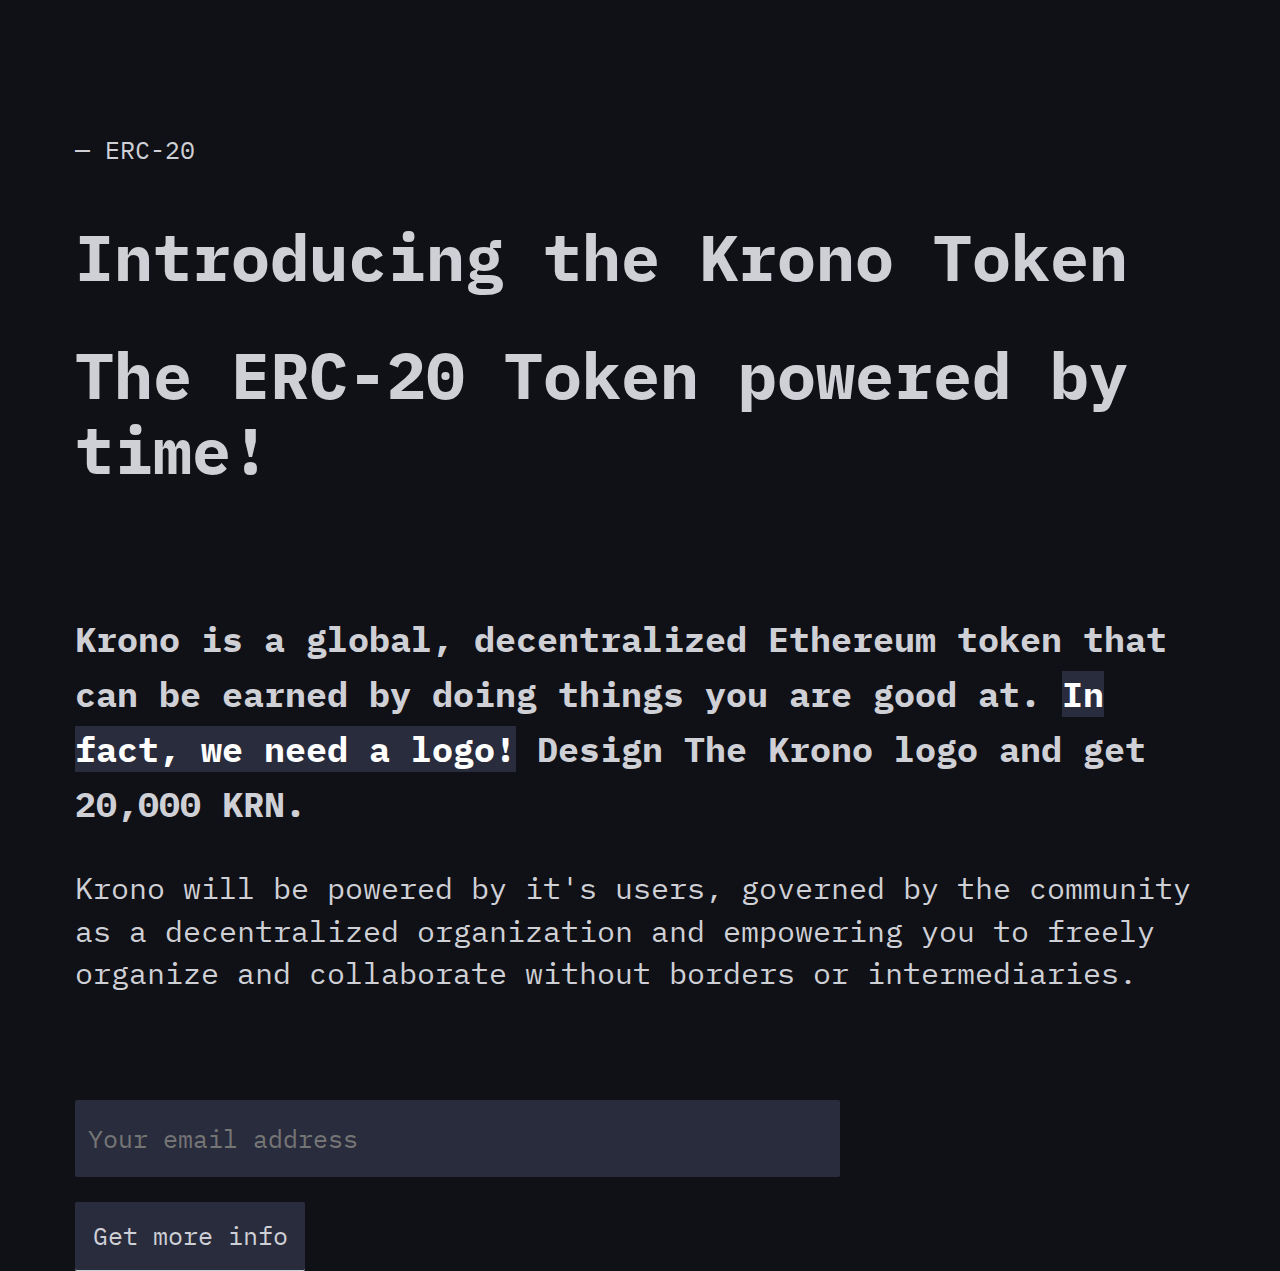
<file: index.html>
<!DOCTYPE html>
<html lang="en">
<head>
<script async src="https://www.googletagmanager.com/gtag/js?id=UA-147488069-1"></script>
<script>
  window.dataLayer = window.dataLayer || [];
  function gtag(){dataLayer.push(arguments);}
  gtag('js', new Date());

  gtag('config', 'UA-147488069-1');
</script>
	<meta charset="utf-8">
	<link href="/favicon.ico" rel="shortcut icon">
	<title>The ERC-20 Token powered by time!</title>
	<link href="./style.css" rel="stylesheet">
	<meta content="krono Token, krono, token, ethereum, ethereum token, erc-20, erc20, ERC-20, ERC20, decentralized, decentralized organization, DAO, crypto, cryptocurrency" name="keywords">
	<meta content="Krono is a global, decentralized Ethereum token that can be earned by doing things you are good at." name="description">
	<meta property="og:image" content="./og.jpg">
	<link href="https://fonts.googleapis.com/css?family=IBM+Plex+Mono:400,700&display=swap" rel="stylesheet">
</head>
<body>
	<div class="abovethefold">
		<div class="hero">
			<label class="subhero">— ERC-20</label>
		</div>
		<div class="herotext">
			<h1>Introducing the Krono Token</h1>
			<h1>The ERC-20 Token powered by time!</h1>
		</div>
		<div class="desc1">
			<h3>Krono is a global, decentralized Ethereum token that can be earned by doing things you are good at. <Mark>In fact, we need a logo!</Mark> Design The Krono logo and get 20,000 KRN.</h3>
		</div>
		<div class="desc2">
			<p>Krono will be powered by it's users, governed by the community as a decentralized organization and empowering you to freely organize and collaborate without borders or intermediaries.</p>
		</div>
		<div id="mc_embed_signup">
		<form action="https://gmail.us4.list-manage.com/subscribe/post?u=658ee3f2d511a98a035be5bf3&amp;id=6a954bd5e5" method="post" id="mc-embedded-subscribe-form" name="mc-embedded-subscribe-form" class="validate" target="_blank" novalidate>
    		<div id="mc_embed_signup_scroll">
	
		<div class="mc-field-group">
			<label for="mce-EMAIL"></label>
			<input type="email" value="" name="EMAIL" class="required_email" placeholder="Your email address" id="mce-EMAIL">
		</div>
			<div id="mce-responses" class="clear">
				<div class="response" id="mce-error-response" style="display:none"></div>
				<div class="response" id="mce-success-response" style="display:none"></div>
			</div>
   			 <div style="position: absolute; left: -5000px;" aria-hidden="true"><input type="text" name="b_658ee3f2d511a98a035be5bf3_6a954bd5e5" tabindex="-1" value=""></div>
    		<div class="clear"><input type="submit" value="Get more info" name="subscribe" id="mc-embedded-subscribe" class="button"></div>
   			 </div>
		</form>
		</div>
	</div>
<script src="https://my.hellobar.com/fa4a8a2060d11c9f027e79fe5ffb8c9d52e7b06c.js" type="text/javascript" charset="utf-8" async="async"></script>
</body>
</html>
</file>
<file: style.css>
html{
	font-size:25px;
    line-height:2rem;
    width: 100vw;
    height: 100vh;
    display: block;
}
body{
	font-family:'IBM Plex Mono',monospace;
	background-color: #101117;
	color: #cfd0d6;
	display: block;
	margin-top: 5em;
	margin-bottom: 5em;
	margin-left: 3em;
	margin-right: 3em;
}
.subhero{

}
.herotext{
	font-size: 1.3rem;
	line-height: 3rem;
}
.desc1{
	margin-top: 5rem;
	font-size: 1.2rem;
	line-height: 2.2rem;
}
.desc2{
	margin-top: 1rem;
	font-size: 1.2rem;
	line-height: 1.7rem;
}
.required_email{
	margin-bottom: 1rem;
	margin-top: 3rem;
	background-color: #292c3d;
	border-style: none;
	height: 3rem;
	width: 30rem;
}
input{
	font-family:'IBM Plex Mono',monospace;
	color: #cfd0d6;
	font-size: 1em;
	padding-left: 0.5em;
	border-radius: 2px;
}
input:placeholder {
	font-family:'IBM Plex Mono',monospace;
	color: #cfd0d6;
	font-size: 1em;
	padding-left: 0.5em;
}
input:focus{
	font-family:'IBM Plex Mono',monospace;
	color: #cfd0d6;
	font-size: 1em;
	padding-left: 0.5em;
	outline-color: #cfd0d6;
}
.button{
	font-family:'IBM Plex Mono',monospace;
	border-style: solid;
	border-width: 1px;
	border-top: none;
	border-left: none;
	border-right: none;
	border-bottom-color: #cfd0d6;
	background-color: #292c3d;

	padding: 0.7em;
}
mark{
	color: white;
	background-color: #292c3d;
}
</file>
